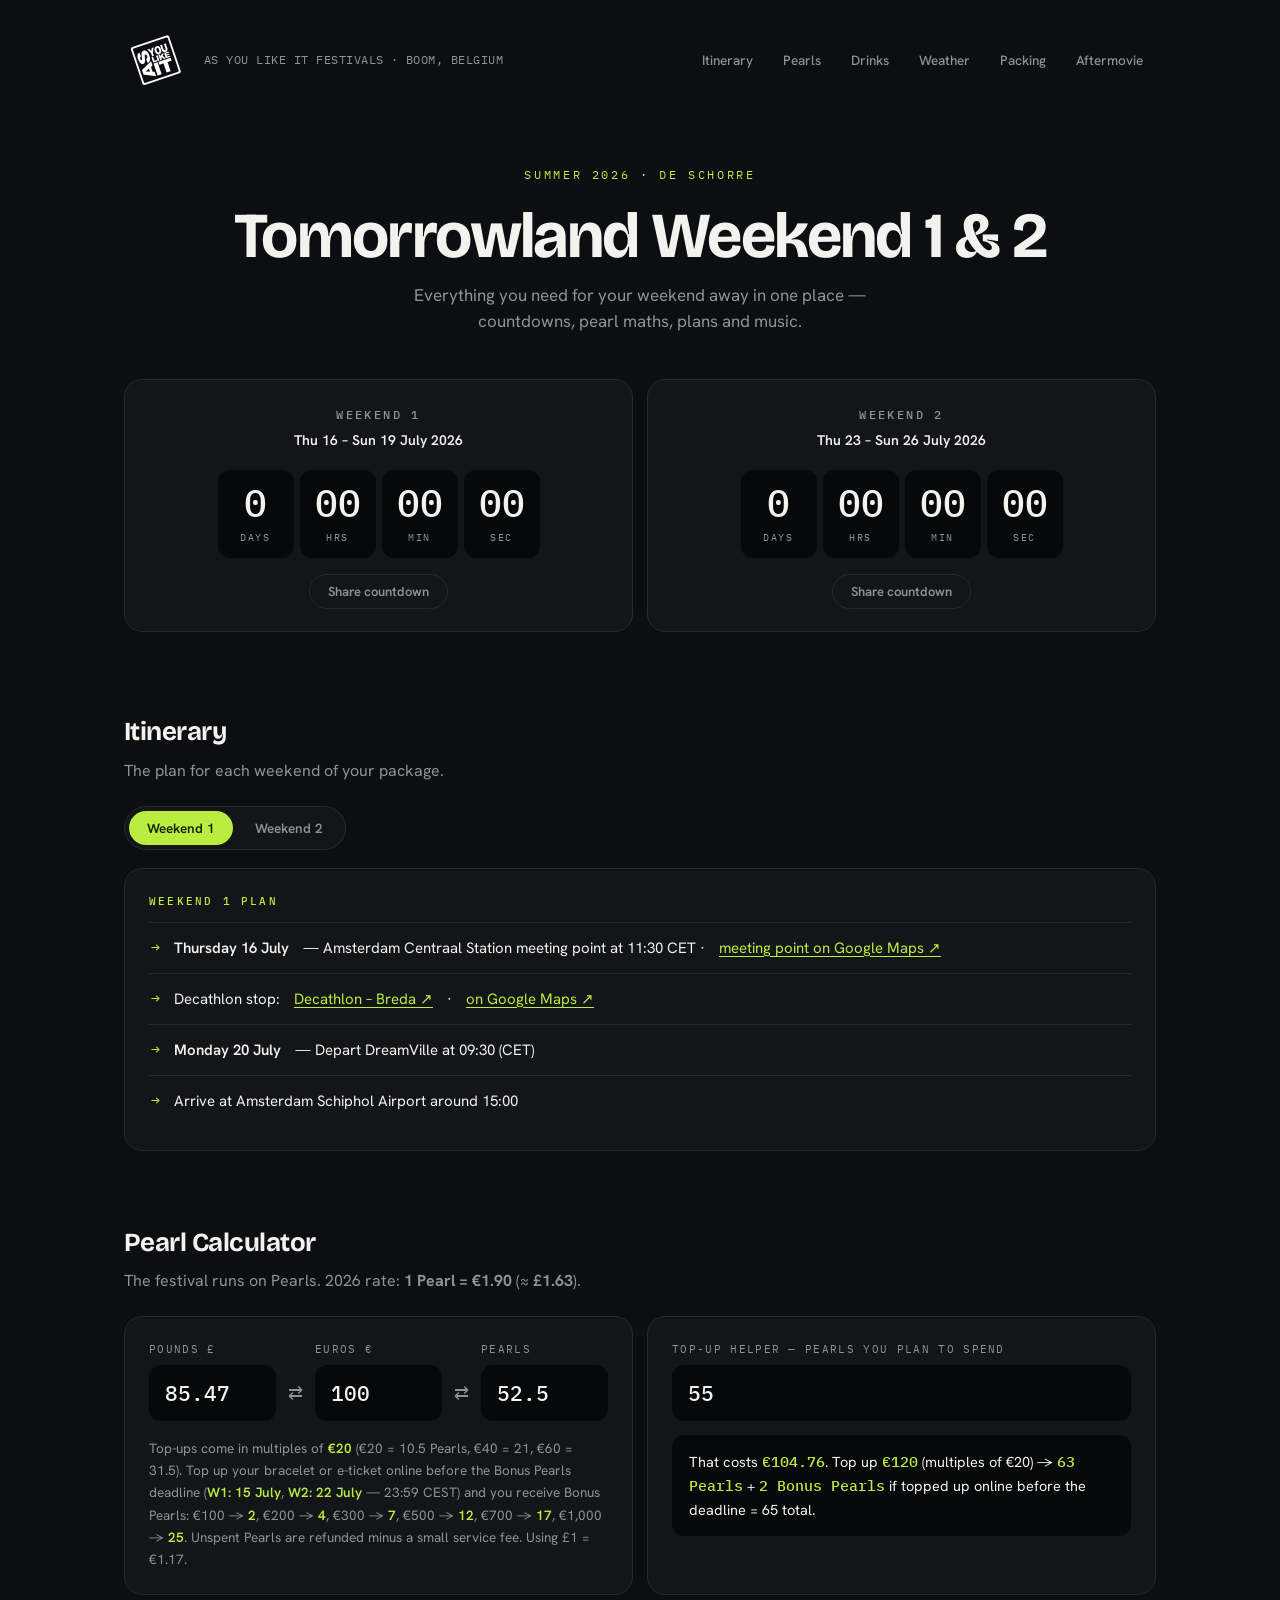
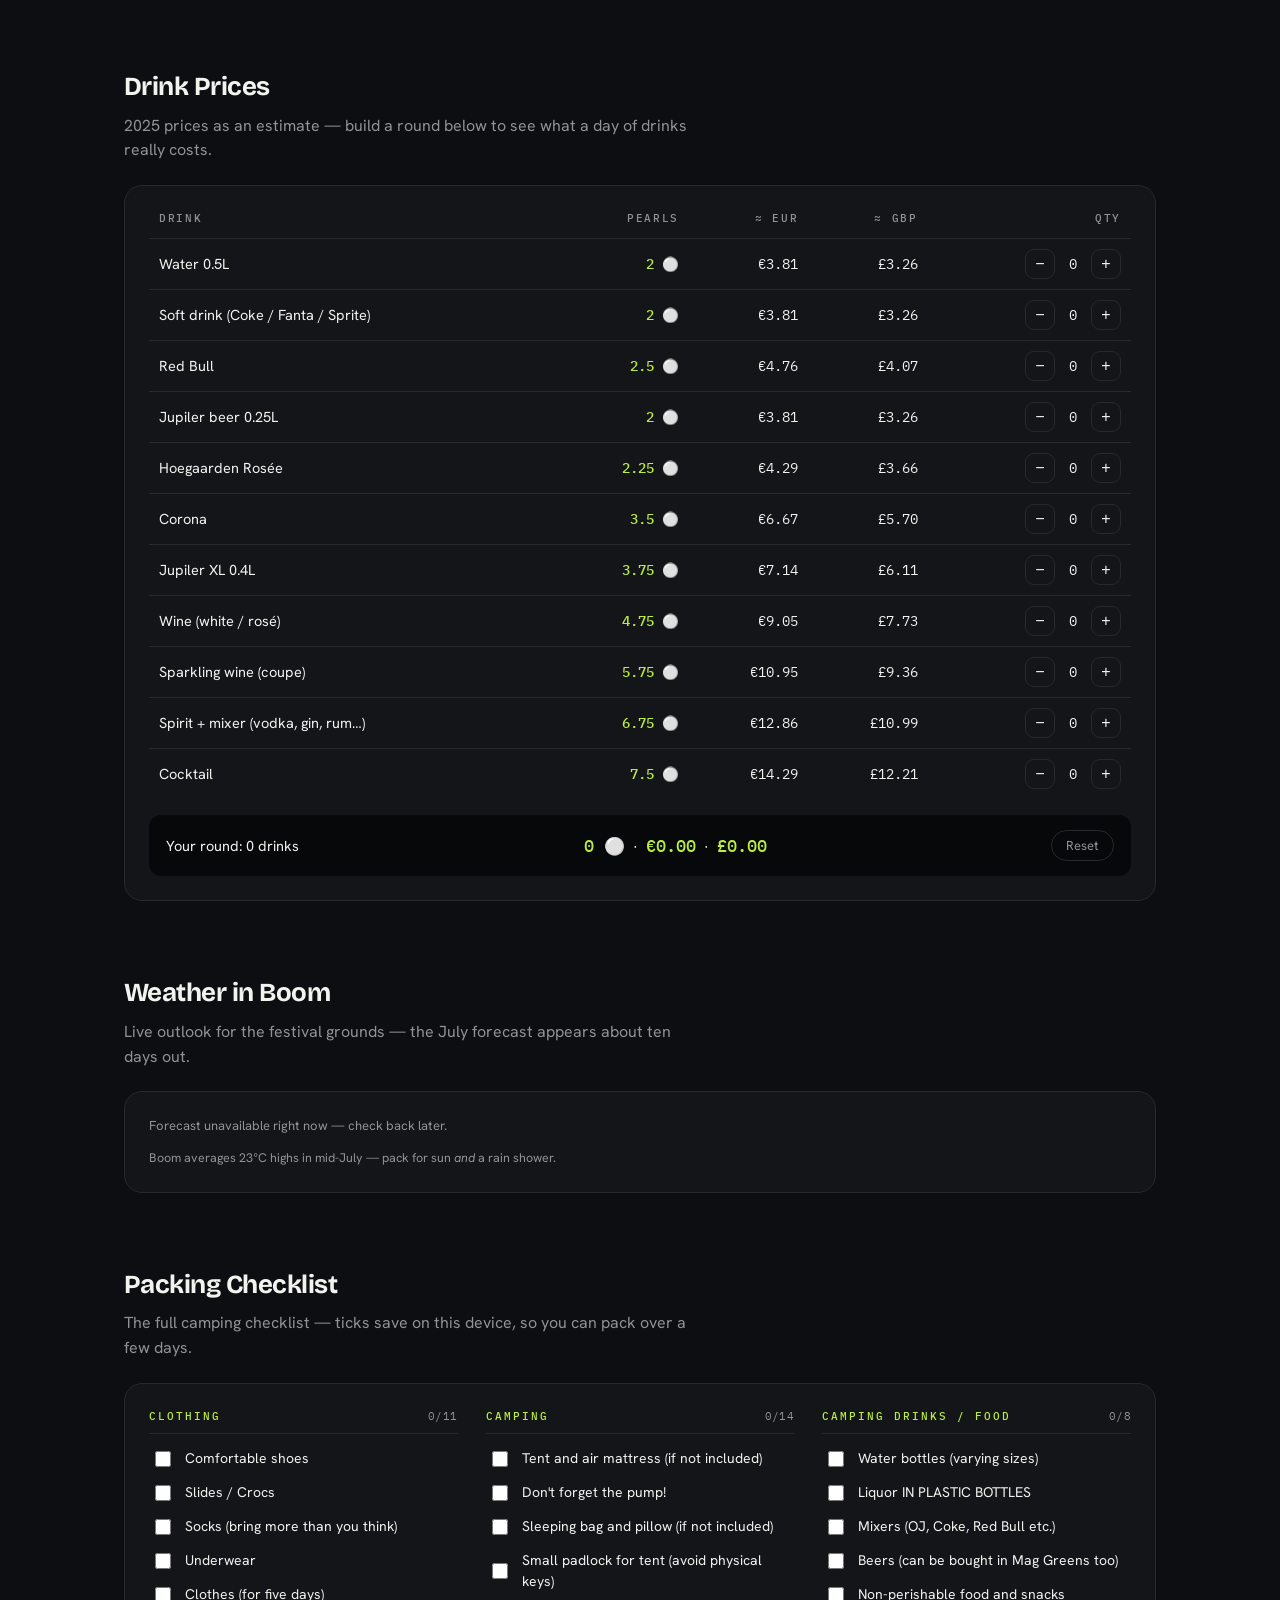
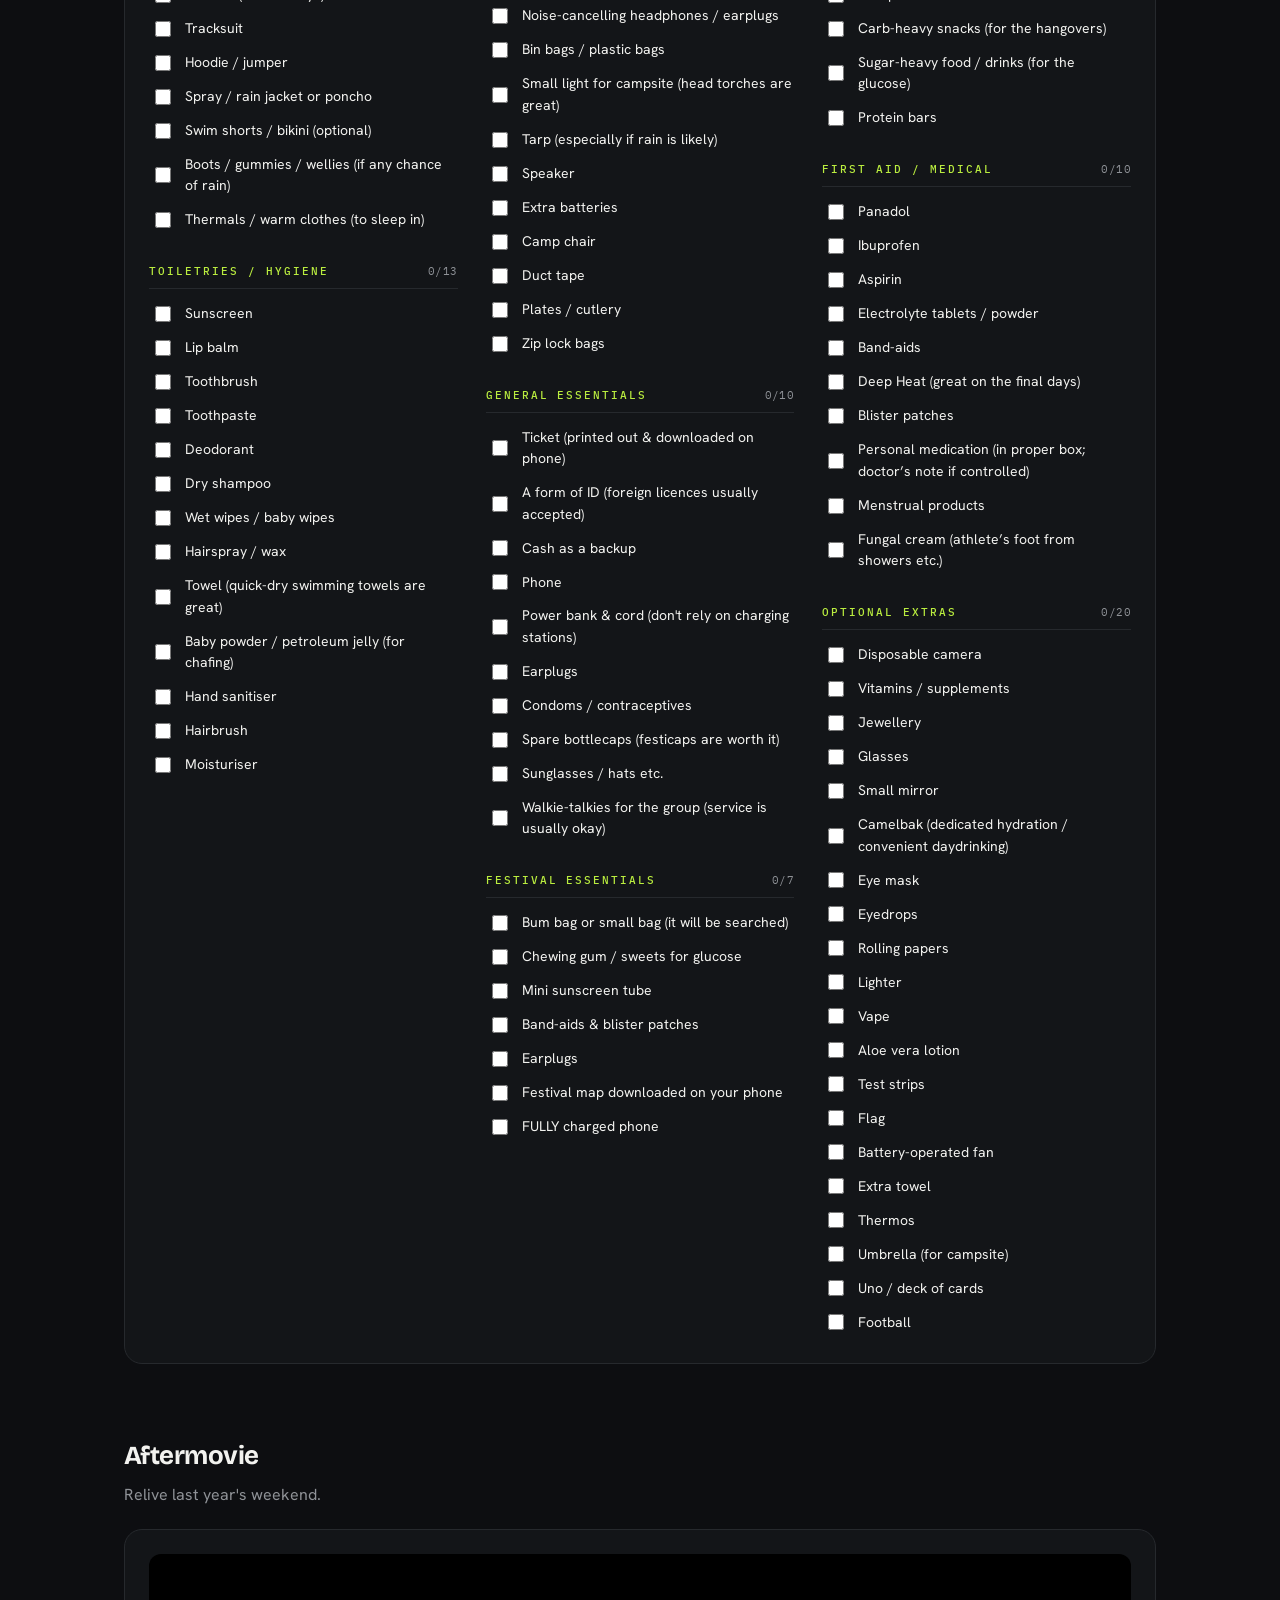
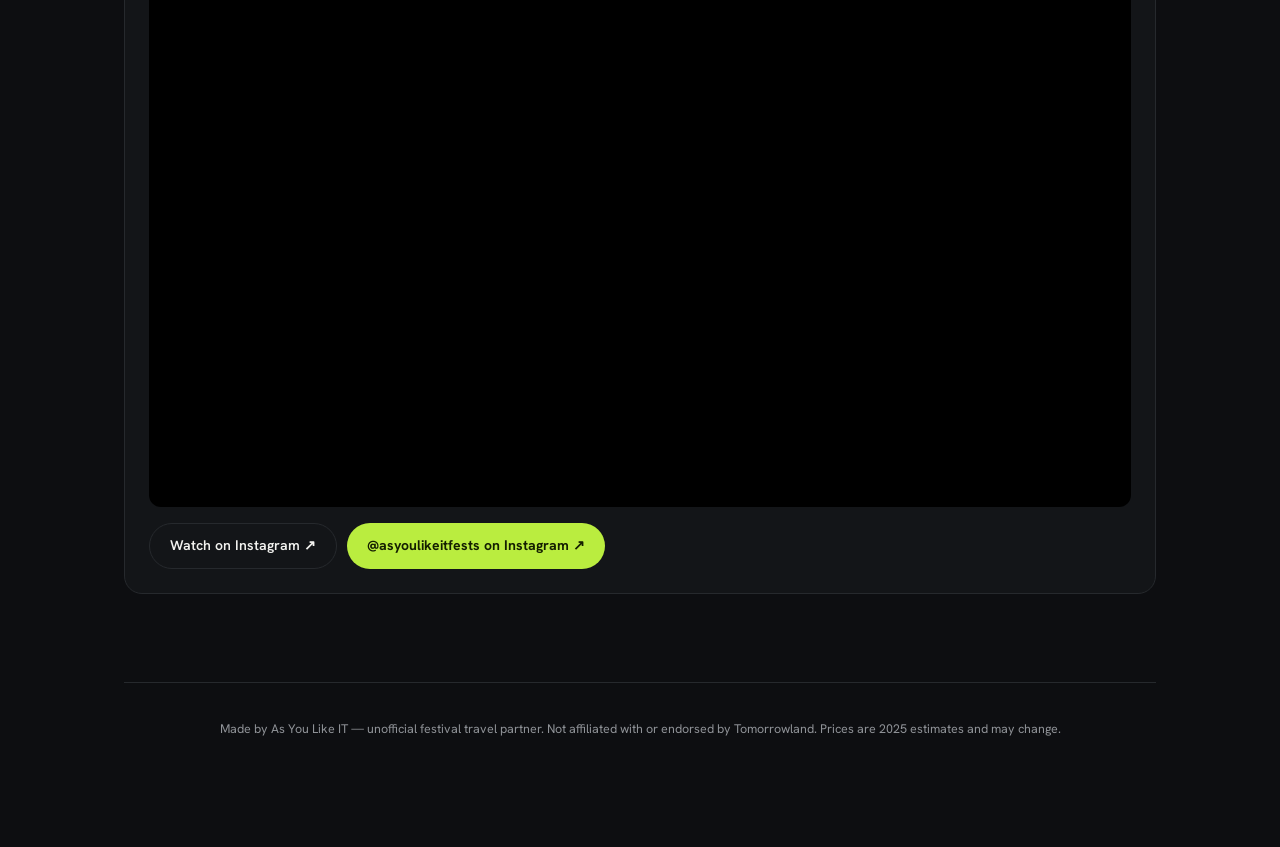
<file: index.html>
<!DOCTYPE html>
<html lang="en">
<head>
<meta charset="UTF-8" />
<meta name="viewport" content="width=device-width, initial-scale=1.0" />
<title>As You Like IT — Weekend Away Dashboard</title>
<meta name="theme-color" content="#141519" />
<link rel="icon" type="image/png" sizes="32x32" href="assets/favicon-32.png" />
<link rel="apple-touch-icon" href="assets/apple-touch-icon.png" />
<link rel="preconnect" href="https://fonts.googleapis.com" />
<link href="https://fonts.googleapis.com/css2?family=Bricolage+Grotesque:wght@600;700;800&family=Hanken+Grotesk:wght@400;500;600;700&family=IBM+Plex+Mono:wght@400;500&display=swap" rel="stylesheet" />
<link rel="stylesheet" href="styles.css" />
</head>
<body>
<div class="wrap">

  <header class="site" data-screen-label="Header">
    <div class="brand">
      <h1 id="brandName"><img src="assets/logo-white.png" alt="As You Like IT" /></h1>
      <span class="tag">As You Like It Festivals · Boom, Belgium</span>
    </div>
    <nav class="quick">
      <a href="#itinerary">Itinerary</a>
      <a href="#pearls">Pearls</a>
      <a href="#drinks">Drinks</a>
      <a href="#weather">Weather</a>
      <a href="#packing">Packing</a>
      <a href="#aftermovie">Aftermovie</a>
    </nav>
  </header>

  <div class="hero" data-screen-label="Countdown">
    <p class="kicker">Summer 2026 · De Schorre</p>
    <h2 id="heroTitle">Tomorrowland Weekend 1 &amp; 2</h2>
    <p class="sub">Everything you need for your weekend away in one place — countdowns, pearl maths, plans and music.</p>
    <div class="countdowns">
      <div class="cd-card" id="cdW1">
        <h3>Weekend 1</h3>
        <p class="dates">Thu 16 – Sun 19 July 2026</p>
        <div class="cd-units">
          <div class="cd-unit"><b data-u="d">–</b><span>Days</span></div>
          <div class="cd-unit"><b data-u="h">–</b><span>Hrs</span></div>
          <div class="cd-unit"><b data-u="m">–</b><span>Min</span></div>
          <div class="cd-unit"><b data-u="s">–</b><span>Sec</span></div>
        </div>
        <button type="button" class="cd-share" data-cd="cdW1">Share countdown</button>
      </div>
      <div class="cd-card" id="cdW2">
        <h3>Weekend 2</h3>
        <p class="dates">Thu 23 – Sun 26 July 2026</p>
        <div class="cd-units">
          <div class="cd-unit"><b data-u="d">–</b><span>Days</span></div>
          <div class="cd-unit"><b data-u="h">–</b><span>Hrs</span></div>
          <div class="cd-unit"><b data-u="m">–</b><span>Min</span></div>
          <div class="cd-unit"><b data-u="s">–</b><span>Sec</span></div>
        </div>
        <button type="button" class="cd-share" data-cd="cdW2">Share countdown</button>
      </div>
    </div>
  </div>

  <section class="panel" id="itinerary" data-screen-label="Itinerary">
    <h2>Itinerary</h2>
    <p class="lead">The plan for each weekend of your package.</p>
    <div class="tabs" id="itinTabs">
      <button type="button" data-wk="w1" class="active">Weekend 1</button>
      <button type="button" data-wk="w2">Weekend 2</button>
    </div>
    <div class="card">
      <div class="itin-grid" id="itinGrid"></div>
    </div>
  </section>

  <section class="panel" id="pearls" data-screen-label="Pearl calculator">
    <h2>Pearl Calculator</h2>
    <p class="lead">The festival runs on Pearls. 2026 rate: <b>1 Pearl = €1.90</b> (≈ <b id="pearlGbp">£1.63</b>).</p>
    <div class="pearl-grid">
      <div class="card converter">
        <div class="row">
          <div style="flex:1">
            <label for="inGbp">Pounds £</label>
            <input type="number" id="inGbp" min="0" step="5" inputmode="decimal" />
          </div>
          <div class="eq">⇄</div>
          <div style="flex:1">
            <label for="inEur">Euros €</label>
            <input type="number" id="inEur" min="0" step="5" value="100" inputmode="decimal" />
          </div>
          <div class="eq">⇄</div>
          <div style="flex:1">
            <label for="inPearls">Pearls</label>
            <input type="number" id="inPearls" min="0" step="1" inputmode="decimal" />
          </div>
        </div>
        <p class="pearl-note">Top-ups come in multiples of <b>€20</b> (€20 = 10.5 Pearls, €40 = 21, €60 = 31.5). Top up your bracelet or e-ticket online before the Bonus Pearls deadline (<b>W1: 15 July</b>, <b>W2: 22 July</b> — 23:59 CEST) and you receive Bonus Pearls: €100 → <b>2</b>, €200 → <b>4</b>, €300 → <b>7</b>, €500 → <b>12</b>, €700 → <b>17</b>, €1,000 → <b>25</b>. Unspent Pearls are refunded minus a small service fee. <span id="gbpRateNote"></span></p>
      </div>
      <div class="card converter">
        <label for="planPearls">Top-up helper — Pearls you plan to spend</label>
        <input type="number" id="planPearls" min="0" step="1" value="55" inputmode="decimal" />
        <div class="topup-out" id="topupOut"></div>
      </div>
    </div>
  </section>

  <section class="panel" id="drinks" data-screen-label="Drink prices">
    <h2>Drink Prices</h2>
    <p class="lead">2025 prices as an estimate — build a round below to see what a day of drinks really costs.</p>
    <div class="card">
      <table class="drinks">
        <thead>
          <tr><th>Drink</th><th style="text-align:right">Pearls</th><th style="text-align:right">≈ EUR</th><th style="text-align:right">≈ GBP</th><th style="text-align:right">Qty</th></tr>
        </thead>
        <tbody id="drinkRows"></tbody>
      </table>
      <div class="round-total">
        <span>Your round: <span id="roundCount">0</span> drinks</span>
        <span><b id="roundPearls">0 ⚪</b> &nbsp;·&nbsp; <b id="roundEur">€0.00</b> &nbsp;·&nbsp; <b id="roundGbp">£0.00</b></span>
        <button type="button" id="roundReset">Reset</button>
      </div>
    </div>
  </section>

  <section class="panel" id="weather" data-screen-label="Weather">
    <h2>Weather in Boom</h2>
    <p class="lead">Live outlook for the festival grounds — the July forecast appears about ten days out.</p>
    <div class="card">
      <div class="weather-grid" id="weatherGrid">
        <div class="weather-now" id="weatherNow"><span>Loading forecast…</span></div>
        <div class="weather-days" id="weatherDays"></div>
      </div>
      <p class="weather-note">Boom averages 23°C highs in mid-July — pack for sun <em>and</em> a rain shower.</p>
    </div>
  </section>

  <section class="panel" id="packing" data-screen-label="Packing checklist">
    <h2>Packing Checklist</h2>
    <p class="lead">The full camping checklist — ticks save on this device, so you can pack over a few days.</p>
    <div class="card">
      <div class="pack-cats" id="packCats"></div>
    </div>
  </section>

  <section class="panel" id="aftermovie" data-screen-label="Aftermovie">
    <h2>Aftermovie</h2>
    <p class="lead">Relive last year's weekend.</p>
    <div class="card aftermovie">
      <iframe id="aftermovieVideo" src="https://www.youtube-nocookie.com/embed/mzbh2vHZqDQ" title="Aftermovie 2025" referrerpolicy="strict-origin-when-cross-origin" allow="accelerometer; autoplay; clipboard-write; encrypted-media; gyroscope; picture-in-picture; web-share" allowfullscreen style="width:100%;aspect-ratio:16/9;border:0;border-radius:12px;display:block;background:#000"></iframe>
      <div class="btn-row">
        <a class="btn ghost" id="igVideoLink" href="https://instagram.com/asyoulikeitfests" target="_blank" rel="noopener">Watch on Instagram ↗</a>
        <a class="btn" id="igLink" href="https://instagram.com/asyoulikeitfests" target="_blank" rel="noopener">@asyoulikeitfests on Instagram ↗</a>
      </div>
    </div>
  </section>

  <footer class="site">
    <p>Made by As You Like IT — unofficial festival travel partner. Not affiliated with or endorsed by Tomorrowland. Prices are 2025 estimates and may change.</p>
  </footer>

</div>

<script src="dashboard.js"></script>

</body>
</html>
</file>
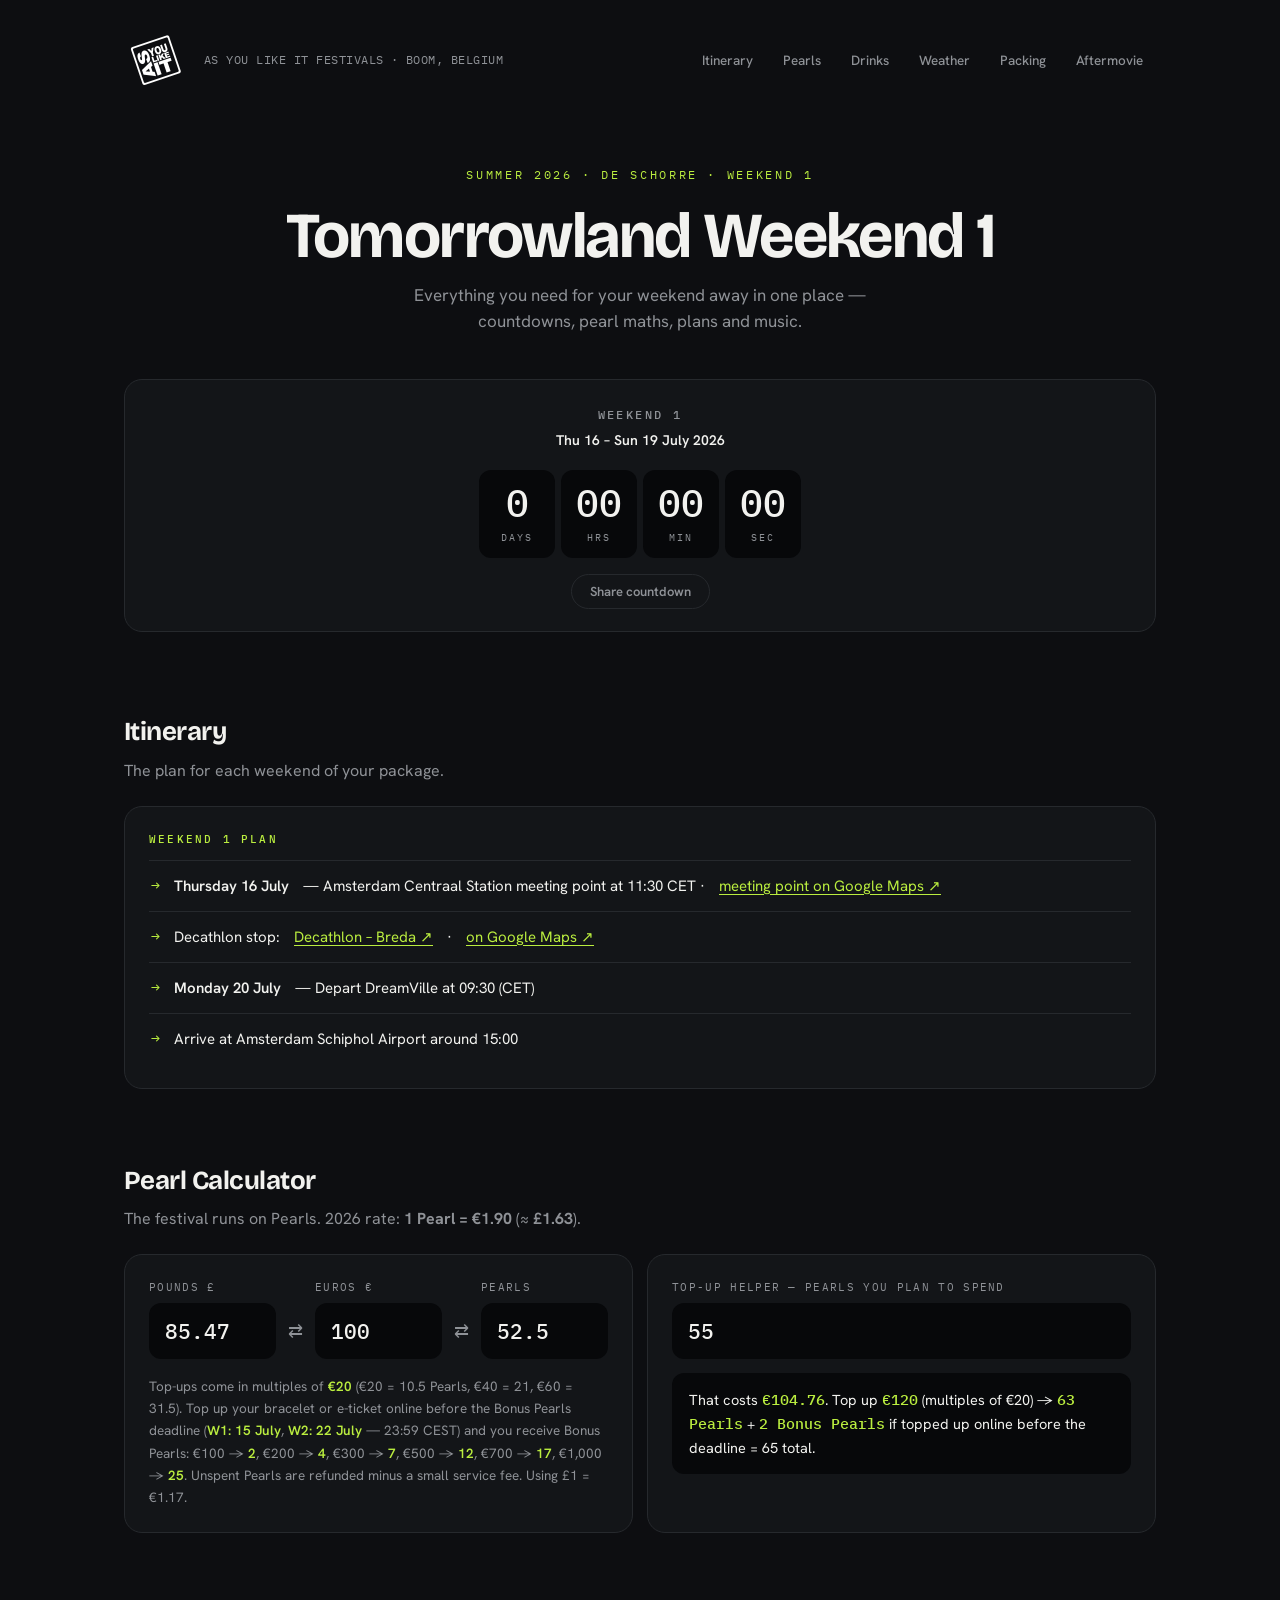
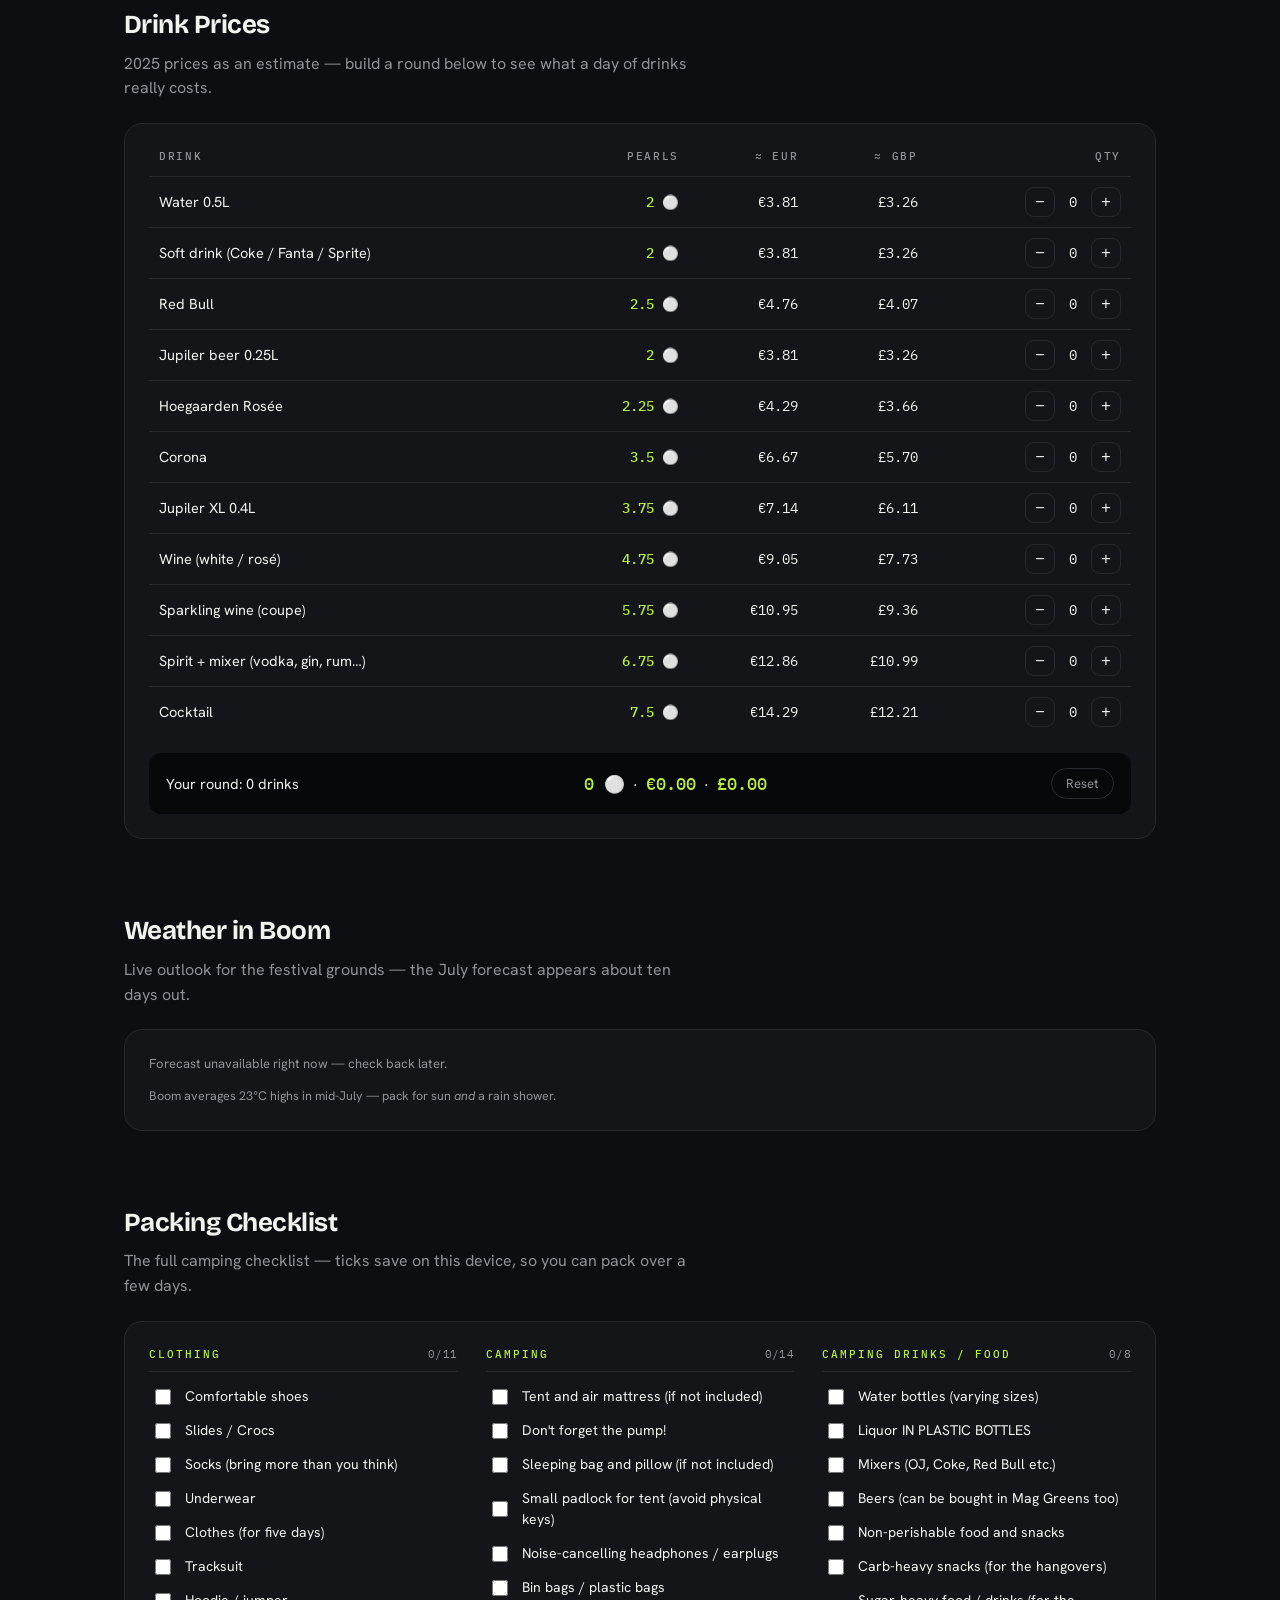
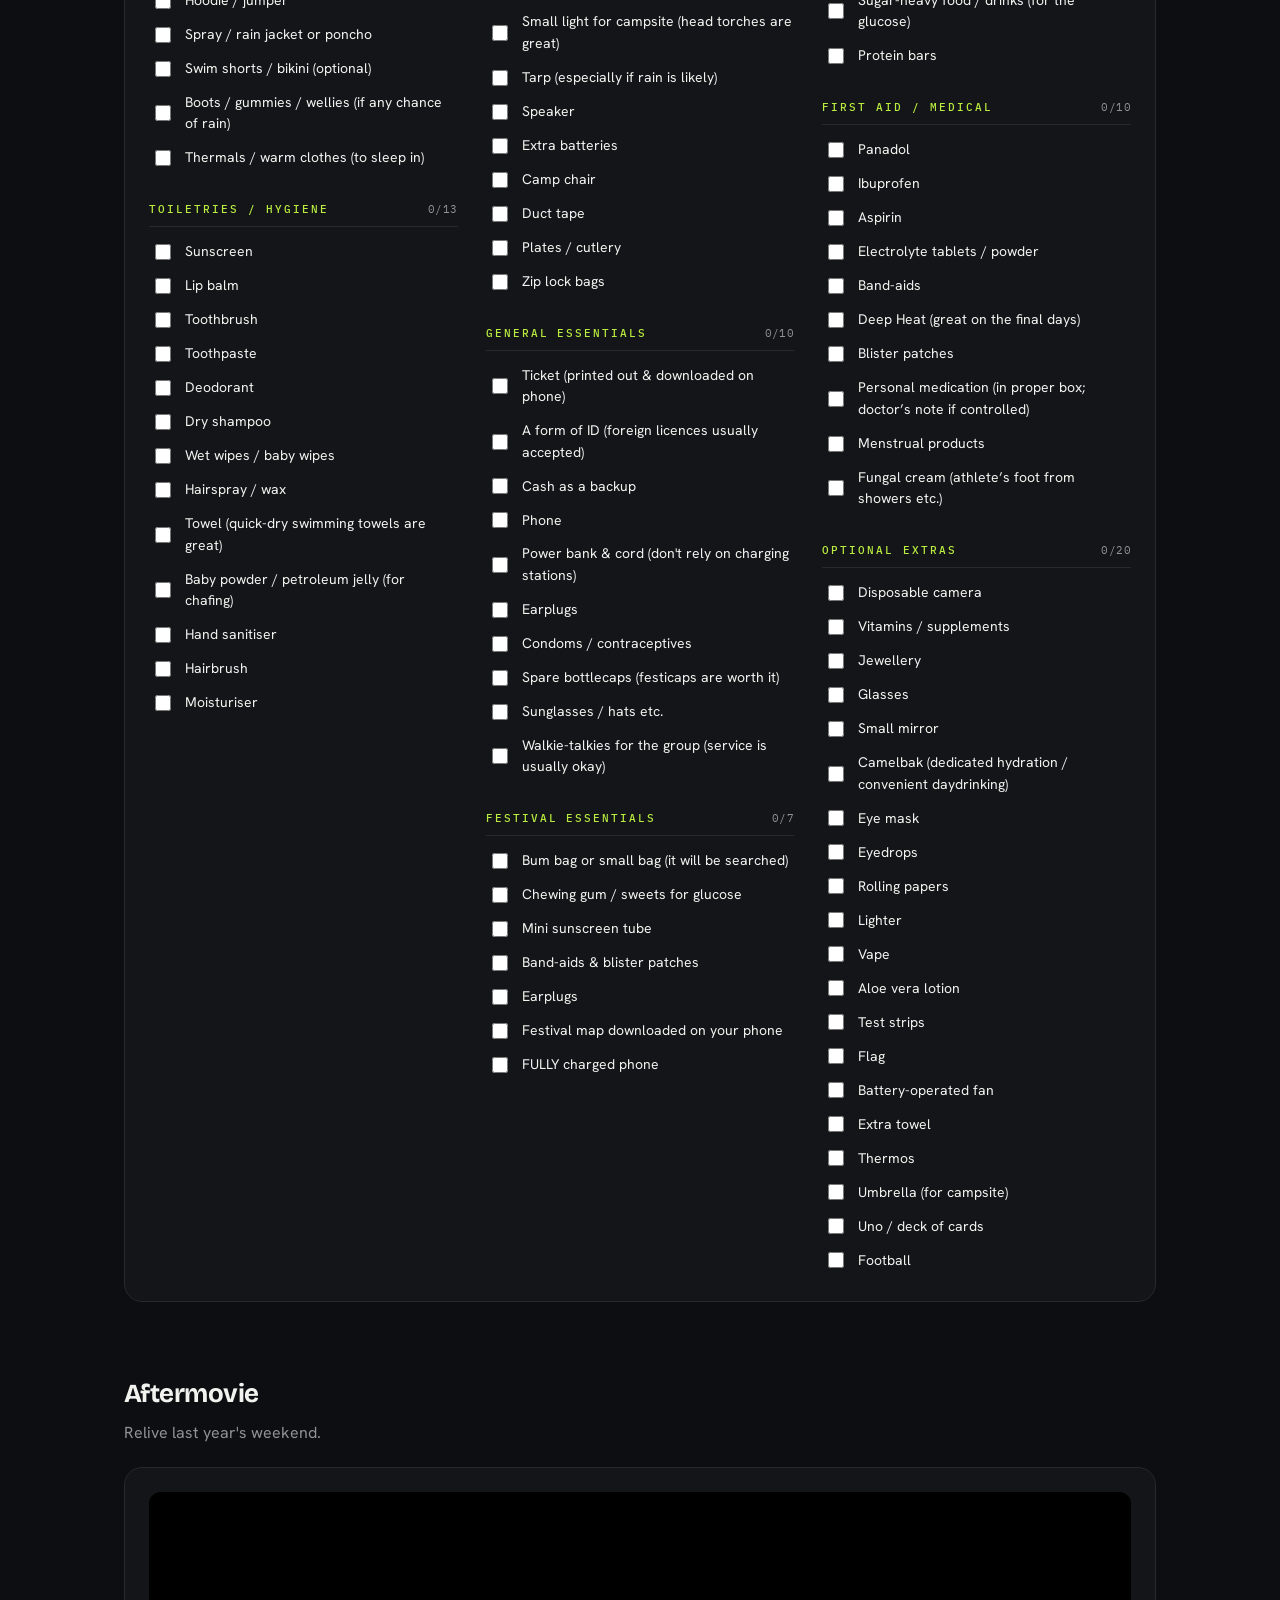
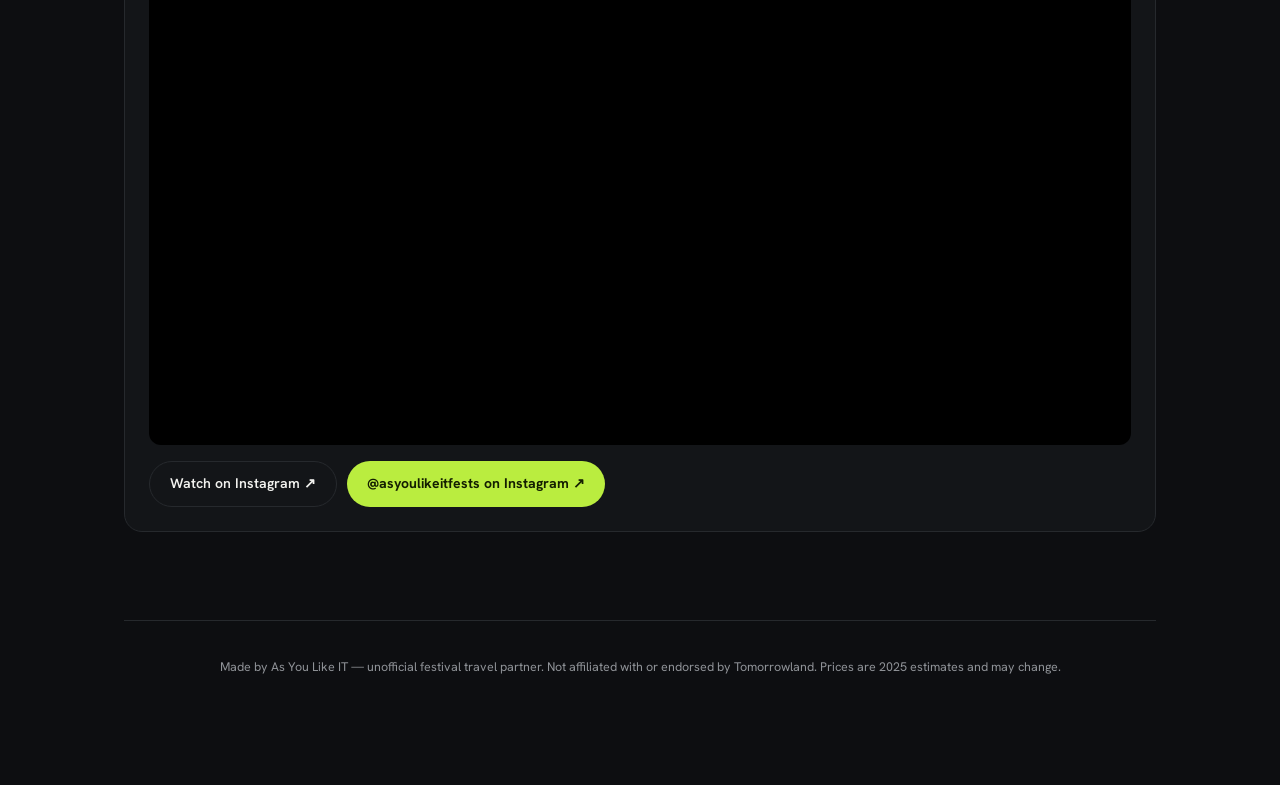
<file: weekend1.html>
<!DOCTYPE html>
<html lang="en">
<head>
<meta charset="UTF-8" />
<title>As You Like IT — Weekend 1</title>
<meta http-equiv="refresh" content="0; url=index.html?wk=w1" />
<script>location.replace('index.html?wk=w1');</script>
</head>
<body style="background:#16131f;color:#cfc9dd;font-family:sans-serif;display:grid;place-items:center;min-height:100vh;margin:0">
<p>Opening your Weekend 1 dashboard… <a href="index.html?wk=w1" style="color:#d4af5e">tap here</a> if nothing happens.</p>
</body>
</html>
</file>
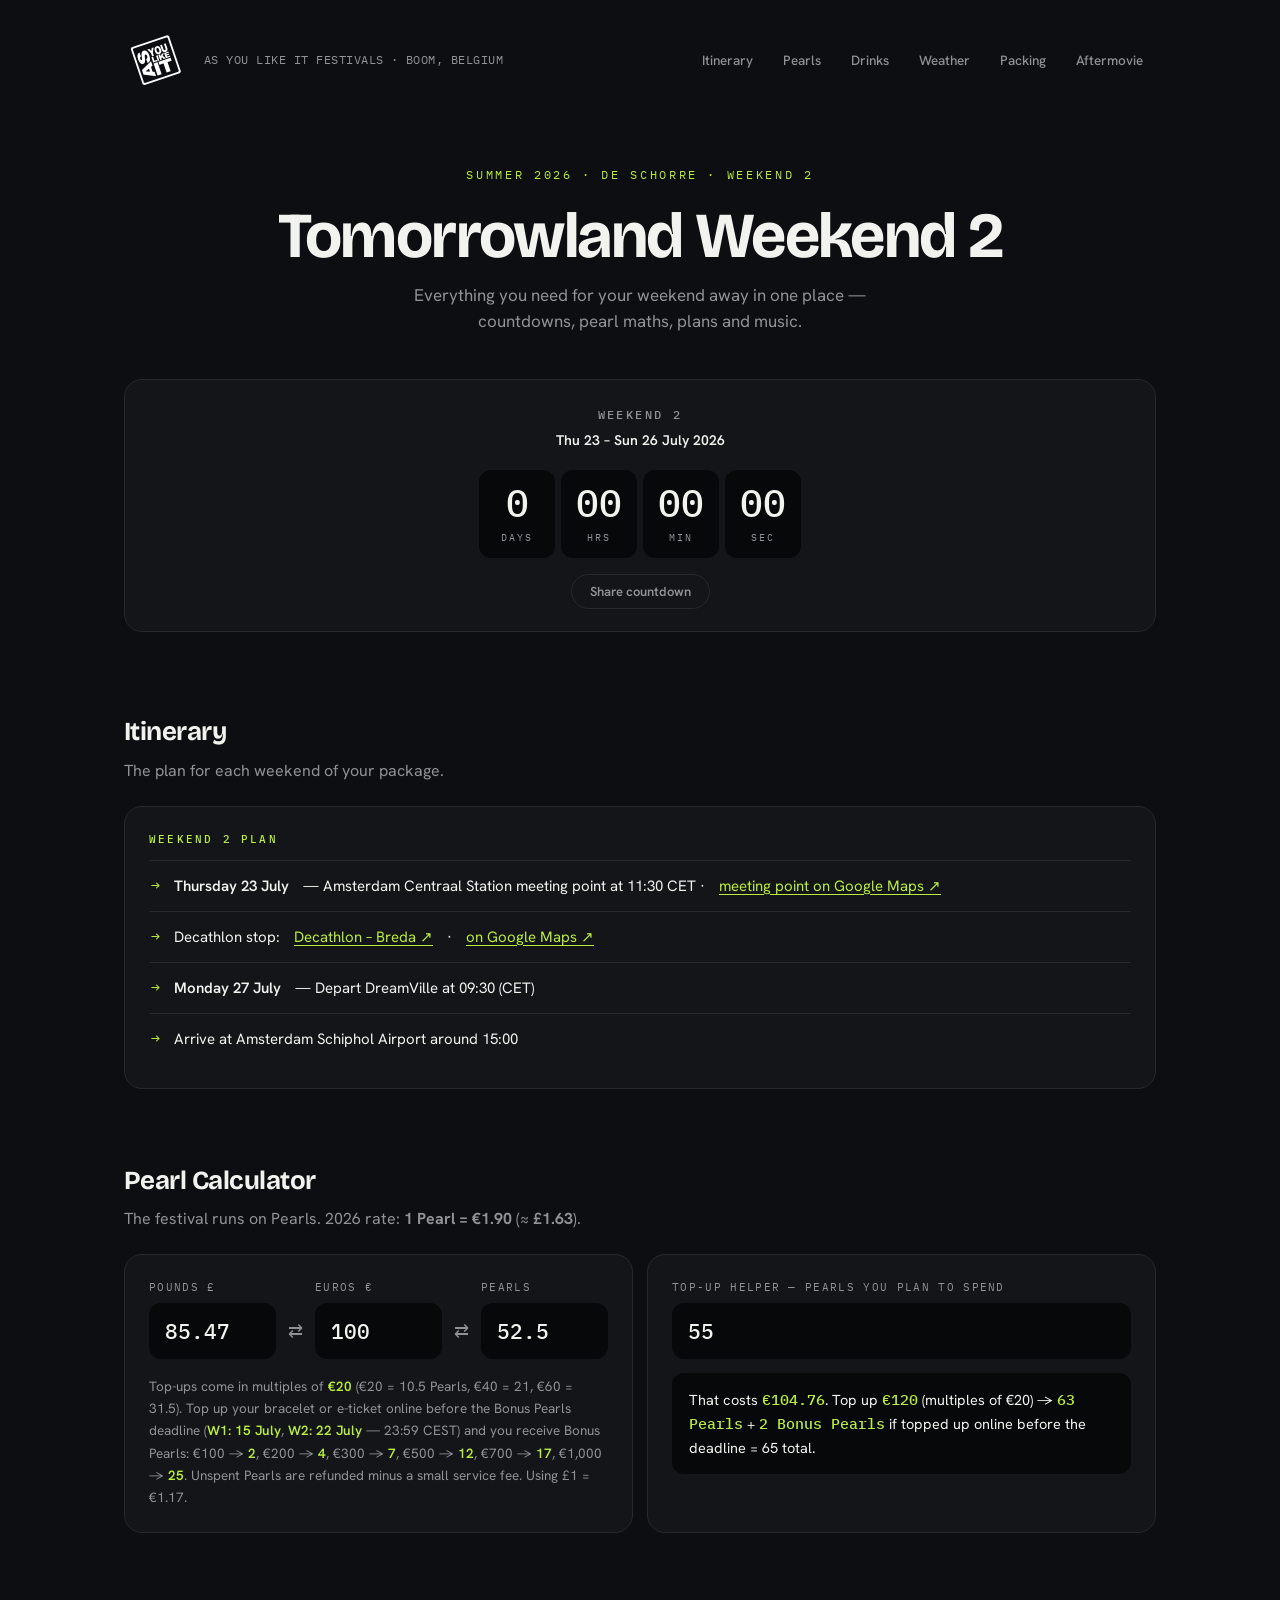
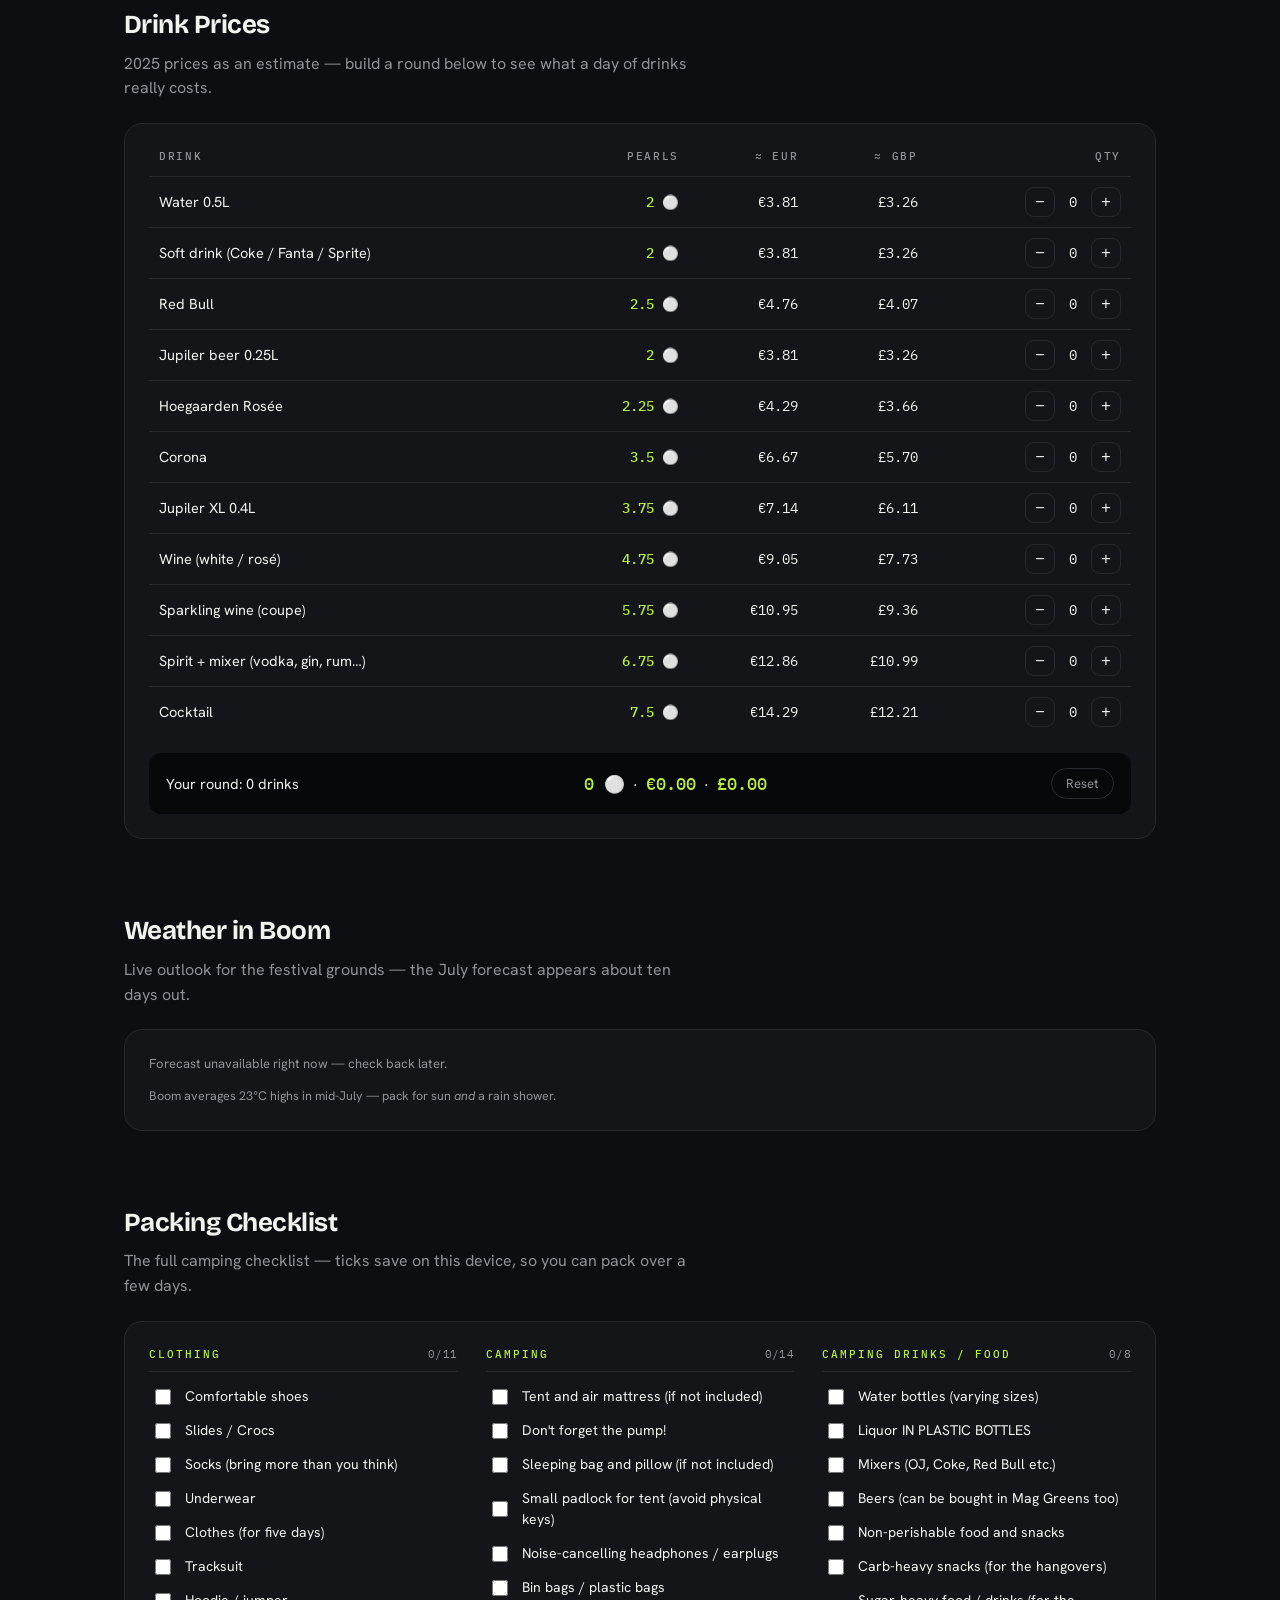
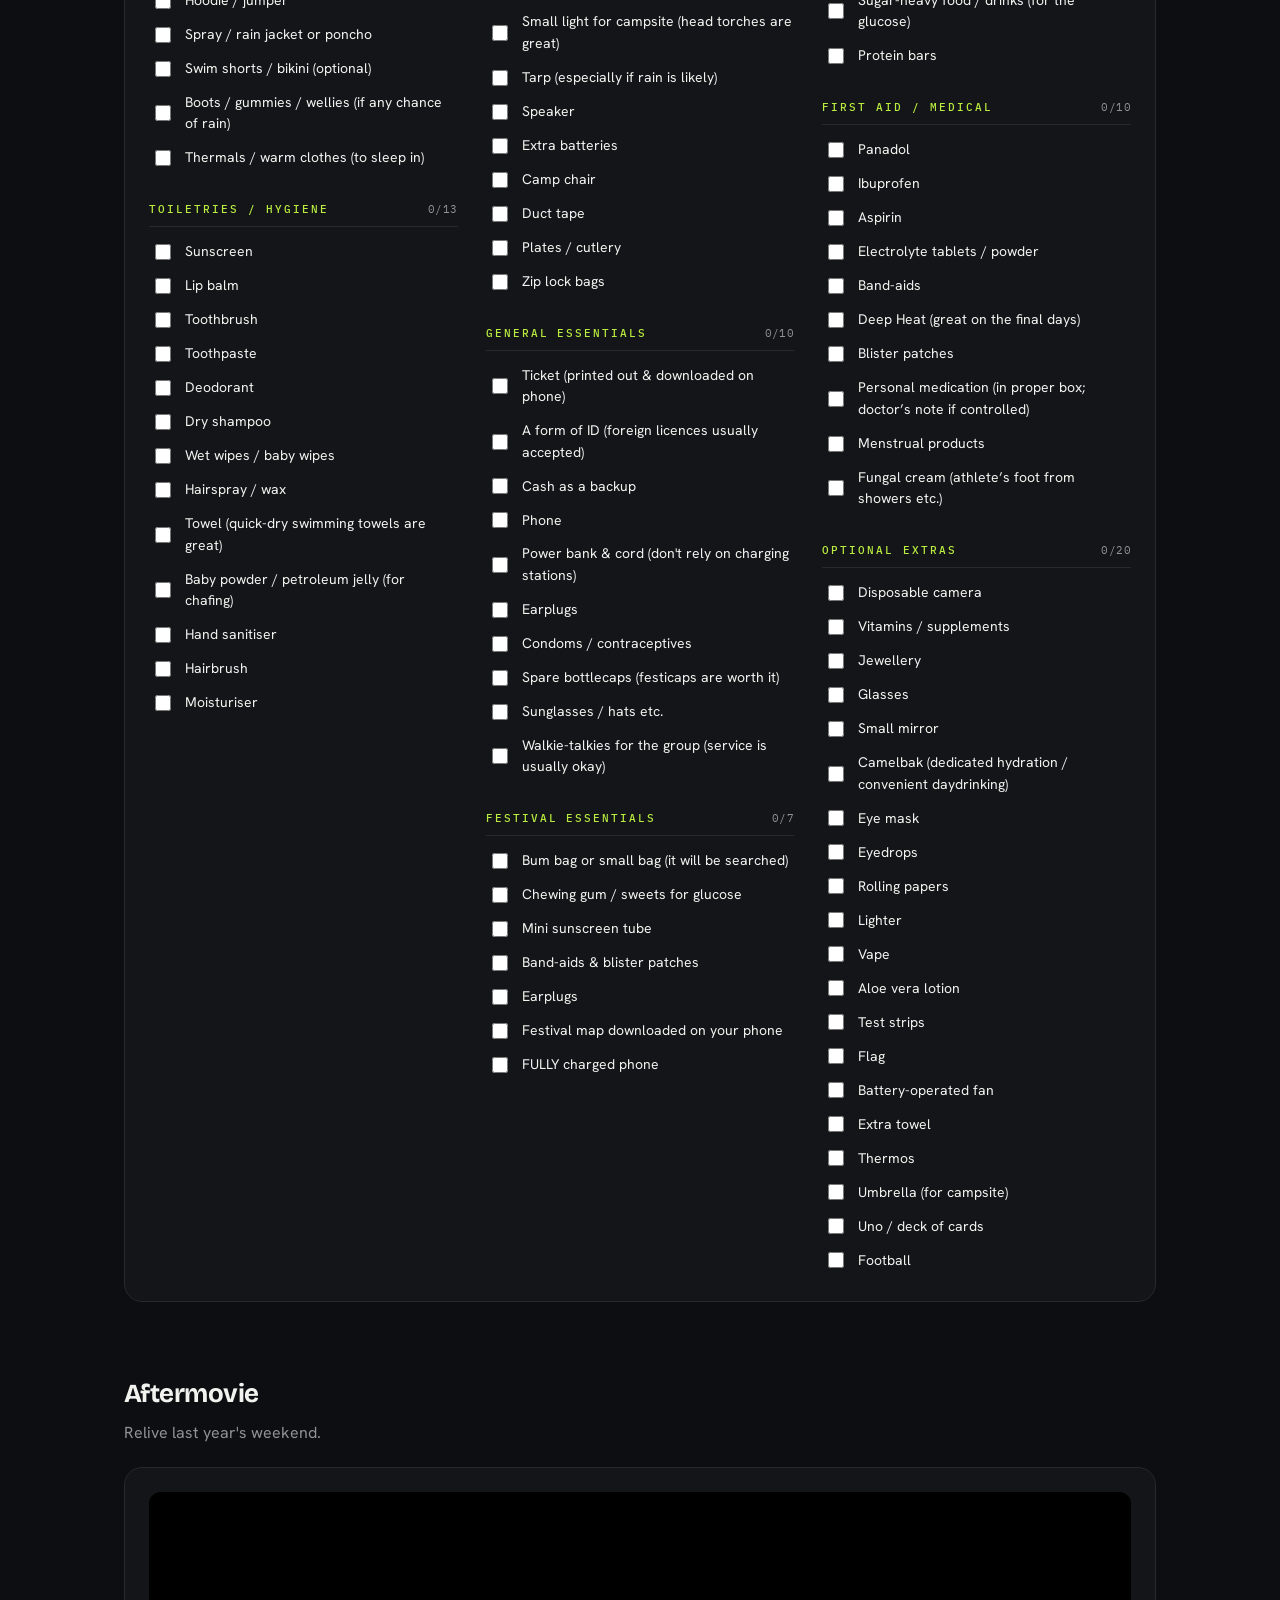
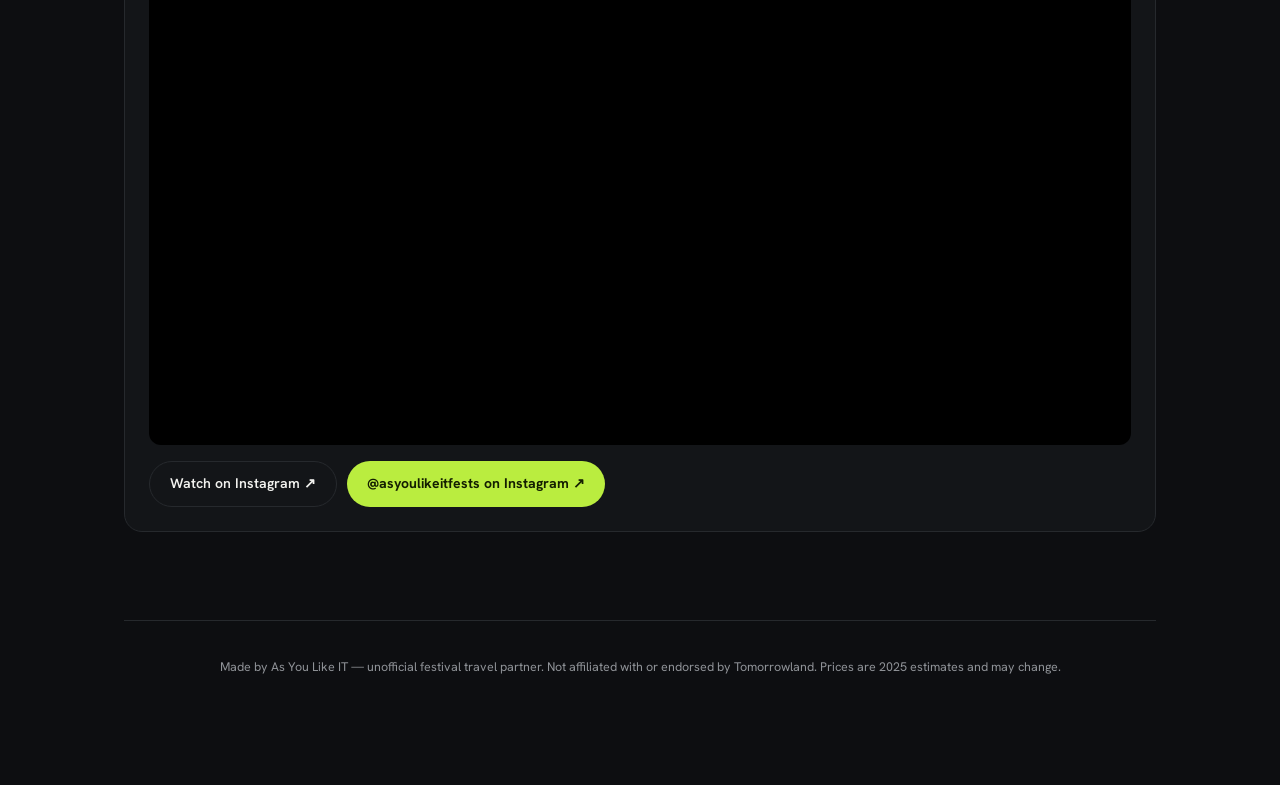
<file: weekend2.html>
<!DOCTYPE html>
<html lang="en">
<head>
<meta charset="UTF-8" />
<title>As You Like IT — Weekend 2</title>
<meta http-equiv="refresh" content="0; url=index.html?wk=w2" />
<script>location.replace('index.html?wk=w2');</script>
</head>
<body style="background:#16131f;color:#cfc9dd;font-family:sans-serif;display:grid;place-items:center;min-height:100vh;margin:0">
<p>Opening your Weekend 2 dashboard… <a href="index.html?wk=w2" style="color:#d4af5e">tap here</a> if nothing happens.</p>
</body>
</html>
</file>
<file: styles.css>
/* ── As You Like IT · trip dashboard — 2026 redesign ─────────
   Charcoal neutrals · volt accent · Bricolage Grotesque display
   Hanken Grotesk body · IBM Plex Mono data                      */
:root {
  --bg: oklch(0.165 0.006 255);
  --bg-deep: oklch(0.135 0.005 255);
  --card: oklch(0.195 0.007 255);
  --card-2: oklch(0.225 0.008 255);
  --line: oklch(0.28 0.009 255);
  --text: oklch(0.96 0.004 100);
  --text-dim: oklch(0.66 0.008 255);
  --accent: oklch(0.88 0.2 125);
  --accent-2: oklch(0.88 0.2 125);
  --accent-ink: oklch(0.22 0.06 125);
  --radius: 18px;
  --display: "Bricolage Grotesque", sans-serif;
  --body: "Hanken Grotesk", sans-serif;
  --mono: "IBM Plex Mono", monospace;
}

* { box-sizing: border-box; }
html { scroll-behavior: smooth; }
body {
  margin: 0;
  background: var(--bg);
  color: var(--text);
  font-family: var(--body);
  font-size: 16px;
  line-height: 1.55;
  -webkit-font-smoothing: antialiased;
}

.wrap { max-width: 1080px; margin: 0 auto; padding: 0 24px 96px; }

/* ── header ── */
header.site {
  display: flex; align-items: center; justify-content: space-between; gap: 16px;
  padding: 28px 0 10px;
}
.brand { display: flex; align-items: center; gap: 16px; }
.brand h1 { margin: 0; line-height: 0; }
.brand h1 img { height: 64px; width: auto; display: block; }
.brand .tag { color: var(--text-dim); font-size: 12px; font-family: var(--mono); letter-spacing: 0.04em; text-transform: uppercase; }
nav.quick { display: flex; gap: 4px; flex-wrap: wrap; }
nav.quick a {
  color: var(--text-dim); text-decoration: none; font-size: 13.5px; font-weight: 500;
  padding: 8px 13px; border-radius: 999px;
  transition: color 0.15s, background 0.15s;
}
nav.quick a:hover { color: var(--text); background: var(--card); }

/* ── hero / countdown ── */
.hero { text-align: center; padding: 64px 0 8px; }
.hero .kicker {
  color: var(--accent); font-family: var(--mono); letter-spacing: 0.22em;
  text-transform: uppercase; font-size: 12px; margin: 0 0 18px;
}
.hero h2 {
  font-family: var(--display); font-weight: 700; font-size: clamp(36px, 5.4vw, 64px);
  margin: 0 0 14px; letter-spacing: -0.025em; line-height: 1.02; text-wrap: balance;
}
.hero p.sub { color: var(--text-dim); margin: 0 auto; max-width: 52ch; font-size: 17px; }
.hero-orn { display: none; }

.countdowns { display: grid; grid-template-columns: 1fr 1fr; gap: 14px; margin-top: 44px; }
.cd-card {
  background: var(--card);
  border: 1px solid var(--line); border-radius: var(--radius);
  padding: 26px 22px 22px; text-align: center; position: relative;
}
.cd-card h3 {
  font-family: var(--mono); font-weight: 500; font-size: 12px;
  letter-spacing: 0.2em; text-transform: uppercase; margin: 0; color: var(--text-dim);
}
.cd-card .dates { color: var(--text); font-size: 14px; font-weight: 600; margin: 6px 0 18px; }
.cd-units { display: flex; justify-content: center; gap: 6px; }
.cd-unit { min-width: 76px; background: var(--bg-deep); border-radius: 12px; padding: 12px 6px 10px; }
.cd-unit b {
  display: block; font-family: var(--mono); font-size: clamp(26px, 3.6vw, 38px); font-weight: 500;
  font-variant-numeric: tabular-nums; line-height: 1.1; color: var(--text);
}
.cd-unit span { font-size: 10px; font-family: var(--mono); letter-spacing: 0.18em; text-transform: uppercase; color: var(--text-dim); }
.cd-card.live h3 { color: var(--accent); }
.cd-card.live h3::after { content: " ● live"; }
.cd-card.live .cd-unit b { color: var(--accent); }
.cd-share {
  margin-top: 16px; padding: 8px 18px; border-radius: 999px; cursor: pointer;
  background: transparent; border: 1px solid var(--line); color: var(--text-dim);
  font: 600 13px var(--body);
  transition: border-color 0.12s, color 0.12s;
}
.cd-share:hover { border-color: var(--accent); color: var(--accent); }

/* ── generic section ── */
section.panel { margin-top: 72px; scroll-margin-top: 16px; }
section.panel > h2 {
  font-family: var(--display); font-weight: 700; font-size: 26px; letter-spacing: -0.02em;
  margin: 0 0 6px; color: var(--text);
}
section.panel > p.lead { color: var(--text-dim); margin: 0 0 22px; max-width: 64ch; }
.card {
  background: var(--card); border: 1px solid var(--line);
  border-radius: var(--radius); padding: 24px;
}

/* ── pearls ── */
.pearl-grid { display: grid; grid-template-columns: 1fr 1fr; gap: 14px; }
.converter .row { display: flex; align-items: center; gap: 12px; }
.converter label {
  font-size: 11px; font-family: var(--mono); letter-spacing: 0.12em; text-transform: uppercase;
  color: var(--text-dim); display: block; margin-bottom: 7px;
}
.converter input[type="number"] {
  width: 100%; background: var(--bg-deep); color: var(--text);
  border: 1px solid transparent; border-radius: 12px; padding: 13px 15px;
  font: 500 21px var(--mono); font-variant-numeric: tabular-nums;
  transition: border-color 0.15s;
}
.converter input[type="number"]:focus { outline: none; border-color: var(--accent); }
.converter .eq { font-size: 18px; color: var(--text-dim); padding-top: 24px; }
.pearl-note { color: var(--text-dim); font-size: 13.5px; margin: 16px 0 0; line-height: 1.65; }
.pearl-note b { color: var(--accent); font-weight: 600; }
.topup-out {
  margin-top: 14px; padding: 15px 17px; background: var(--bg-deep); border-radius: 12px;
  font-size: 14.5px; line-height: 1.65;
}
.topup-out b { color: var(--accent); font-family: var(--mono); font-weight: 500; }

/* ── drinks table ── */
table.drinks { width: 100%; border-collapse: collapse; font-size: 14.5px; }
table.drinks th {
  text-align: left; font-family: var(--mono); font-size: 10.5px; letter-spacing: 0.16em;
  text-transform: uppercase; color: var(--text-dim); font-weight: 500; padding: 0 10px 12px;
}
table.drinks td { padding: 10px; border-top: 1px solid var(--line); }
table.drinks tbody tr { transition: background 0.12s; }
table.drinks tbody tr:hover { background: oklch(1 0 0 / 0.025); }
table.drinks td.num { text-align: right; font-family: var(--mono); font-size: 13.5px; font-variant-numeric: tabular-nums; white-space: nowrap; }
table.drinks td.pearls { color: var(--accent); font-weight: 500; }
.stepper { display: flex; align-items: center; gap: 8px; justify-content: flex-end; }
.stepper button {
  width: 30px; height: 30px; border-radius: 9px; border: 1px solid var(--line);
  background: transparent; color: var(--text); font-size: 16px; cursor: pointer; line-height: 1;
  transition: border-color 0.12s, color 0.12s;
}
.stepper button:hover { border-color: var(--accent); color: var(--accent); }
.stepper .qty { min-width: 20px; text-align: center; font-family: var(--mono); font-variant-numeric: tabular-nums; }
.round-total {
  display: flex; justify-content: space-between; align-items: center; flex-wrap: wrap; gap: 10px;
  margin-top: 16px; padding: 15px 17px; border-radius: 12px;
  background: var(--bg-deep); font-size: 14.5px;
}
.round-total b { color: var(--accent); font-family: var(--mono); font-weight: 500; font-size: 17px; }
.round-total button {
  background: none; border: 1px solid var(--line); color: var(--text-dim);
  border-radius: 999px; padding: 6px 14px; cursor: pointer; font-family: var(--body); font-size: 13px;
  transition: border-color 0.12s, color 0.12s;
}
.round-total button:hover { color: var(--text); border-color: var(--accent); }

/* ── itinerary ── */
.tabs {
  display: inline-flex; gap: 4px; margin-bottom: 18px;
  background: var(--card); border: 1px solid var(--line); border-radius: 999px; padding: 4px;
}
.tabs button {
  font-family: var(--body); font-size: 13.5px; font-weight: 600;
  padding: 8px 18px; border-radius: 999px; cursor: pointer;
  background: transparent; color: var(--text-dim); border: 0;
  transition: color 0.12s, background 0.12s;
}
.tabs button:hover { color: var(--text); }
.tabs button.active { background: var(--accent); color: var(--accent-ink); }
.itin-grid { display: grid; grid-template-columns: 1fr; gap: 14px; }
.itin-day h4 {
  margin: 0 0 12px; font-family: var(--mono); font-size: 11px; letter-spacing: 0.2em;
  text-transform: uppercase; color: var(--accent); font-weight: 500;
}
ul.itin-plan { margin: 0; padding: 0; list-style: none; font-size: 15px; line-height: 1.6; }
ul.itin-plan li {
  margin: 0; padding: 13px 2px; display: flex; gap: 14px; align-items: baseline;
  border-top: 1px solid var(--line);
}
ul.itin-plan li::before { content: "→"; color: var(--accent); font-family: var(--mono); flex: none; }
ul.itin-plan b { color: var(--text); font-weight: 600; }
ul.itin-plan a { color: var(--accent); text-underline-offset: 3px; }
.save-hint { color: var(--text-dim); font-size: 12.5px; margin-top: 10px; }

/* ── media row: aftermovie + instagram ── */
.media-grid { display: grid; grid-template-columns: 3fr 2fr; gap: 14px; align-items: start; }
.aftermovie video { width: 100%; border-radius: 12px; display: block; background: #000; aspect-ratio: 16/9; }
.video-placeholder {
  aspect-ratio: 16/9; border-radius: 12px; border: 1px dashed var(--line);
  display: flex; flex-direction: column; align-items: center; justify-content: center; gap: 8px;
  background: var(--bg-deep);
  color: var(--text-dim); text-align: center; padding: 20px; font-size: 14px;
}
.video-placeholder strong { color: var(--text); font-family: var(--display); font-size: 17px; }
.video-placeholder code { font-family: var(--mono); font-size: 12.5px; color: var(--accent); }
.ig-slots { display: grid; grid-template-columns: repeat(3, 1fr); gap: 10px; margin-top: 14px; }
.ig-slots image-slot { width: 100%; aspect-ratio: 1; }

/* buttons */
.btn-row { display: flex; gap: 10px; flex-wrap: wrap; margin-top: 16px; }
a.btn {
  display: inline-flex; align-items: center; gap: 8px; text-decoration: none;
  padding: 11px 20px; border-radius: 999px; font-size: 14px; font-weight: 700;
  background: var(--accent); color: var(--accent-ink);
  transition: filter 0.12s;
}
a.btn:hover { filter: brightness(1.06); }
a.btn.ghost { background: transparent; color: var(--text); border: 1px solid var(--line); font-weight: 600; }
a.btn.ghost:hover { border-color: var(--accent); color: var(--accent); filter: none; }

/* ── weather ── */
.weather-grid { display: flex; gap: 18px; align-items: stretch; }
.weather-now { min-width: 160px; display: flex; flex-direction: column; justify-content: center; }
.weather-now b { font-family: var(--mono); font-size: 44px; font-weight: 500; color: var(--accent); line-height: 1.1; font-variant-numeric: tabular-nums; }
.weather-now span { color: var(--text-dim); font-size: 13px; }
.weather-days { display: grid; grid-template-columns: repeat(7, 1fr); gap: 8px; flex: 1; }
.weather-day { text-align: center; padding: 12px 4px; border-radius: 12px; background: var(--bg-deep); }
.weather-day .wd { font-family: var(--mono); font-size: 10px; letter-spacing: 0.14em; text-transform: uppercase; color: var(--text-dim); }
.weather-day .wc { font-size: 12px; color: var(--text-dim); margin: 4px 0; }
.weather-day .wt { font-family: var(--mono); font-size: 13.5px; font-variant-numeric: tabular-nums; color: var(--text); }
.weather-day .wt small { color: var(--text-dim); }
.weather-note { color: var(--text-dim); font-size: 12.5px; margin: 12px 0 0; }

/* ── checklist ── */
.pack-cats { columns: 280px 3; column-gap: 28px; }
.pack-cat { break-inside: avoid; margin: 0 0 26px; }
.pack-cat h3 {
  margin: 0 0 8px; font-family: var(--mono); font-size: 11px; letter-spacing: 0.18em;
  text-transform: uppercase; color: var(--accent); font-weight: 500;
  display: flex; align-items: baseline; justify-content: space-between; gap: 10px;
  padding-bottom: 8px; border-bottom: 1px solid var(--line);
}
.pack-cat h3 .count { color: var(--text-dim); font-weight: 400; letter-spacing: 0.04em; font-variant-numeric: tabular-nums; }
.pack-cat h3 .count.all-done { color: var(--accent); }
.check-grid.pack { display: flex; flex-direction: column; gap: 0; }
.check-grid label {
  display: flex; align-items: center; gap: 11px; padding: 6px 2px;
  font-size: 14px; cursor: pointer; color: var(--text);
  border-radius: 8px; transition: color 0.12s;
}
.check-grid input { width: 16px; height: 16px; accent-color: var(--accent); cursor: pointer; flex: none; }
.check-grid label.done { color: var(--text-dim); text-decoration: line-through; }

footer.site {
  margin-top: 88px; padding-top: 24px; border-top: 1px solid var(--line);
  color: var(--text-dim); font-size: 12.5px; text-align: center;
}

/* ── load animation ── */
@media (prefers-reduced-motion: no-preference) {
  .hero .kicker, .hero h2, .hero p.sub, .countdowns {
    animation: rise 0.6s cubic-bezier(0.2, 0.7, 0.2, 1) backwards;
  }
  .hero h2 { animation-delay: 0.06s; }
  .hero p.sub { animation-delay: 0.12s; }
  .countdowns { animation-delay: 0.18s; }
}
@keyframes rise { from { opacity: 0; transform: translateY(14px); } }

/* ── responsive ── */
@media (max-width: 860px) {
  .countdowns, .pearl-grid, .media-grid { grid-template-columns: 1fr; }
  header.site { flex-direction: column; align-items: flex-start; }
  .weather-grid { flex-direction: column; }
  .weather-days { grid-template-columns: repeat(4, 1fr); }
  .hero { padding-top: 44px; }
  /* quick nav becomes a thumb-reachable bar pinned to the bottom */
  nav.quick {
    position: fixed; left: 0; right: 0; bottom: 0; z-index: 50;
    flex-wrap: nowrap; overflow-x: auto; -webkit-overflow-scrolling: touch;
    scrollbar-width: none;
    padding: 10px 14px calc(10px + env(safe-area-inset-bottom));
    background: oklch(0.135 0.005 255 / 0.92);
    backdrop-filter: blur(12px); -webkit-backdrop-filter: blur(12px);
    border-top: 1px solid var(--line);
  }
  nav.quick::-webkit-scrollbar { display: none; }
  nav.quick a { white-space: nowrap; padding: 10px 14px; flex: none; }
  .wrap { padding-bottom: 150px; }
}
@media (max-width: 520px) {
  .cd-unit { min-width: 0; flex: 1; }
  .weather-days { grid-template-columns: repeat(2, 1fr); }
  .converter .row { flex-direction: column; align-items: stretch; gap: 8px; }
  .converter .eq { display: none; }
  /* drinks table: stacked rows on phones — name + stepper on the first
     line, all three prices beneath. Keeps Pearls, EUR and GBP visible. */
  table.drinks thead { display: none; }
  table.drinks, table.drinks tbody { display: block; }
  table.drinks tr {
    display: flex; flex-wrap: wrap; align-items: center;
    column-gap: 14px; row-gap: 4px;
    border-top: 1px solid var(--line); padding: 11px 2px;
  }
  table.drinks td { display: block; border: 0; padding: 0; }
  table.drinks td:nth-child(1) { order: 1; flex: 1 1 calc(100% - 140px); font-weight: 600; }
  table.drinks td:nth-child(5) { order: 2; flex: none; margin-left: auto; }
  table.drinks td:nth-child(2) { order: 3; }
  table.drinks td:nth-child(3) { order: 4; }
  table.drinks td:nth-child(4) { order: 5; }
  table.drinks td.num { text-align: left; color: var(--text-dim); flex: none; }
  table.drinks td.pearls { color: var(--accent); }
  /* finger-sized controls */
  .stepper button { width: 42px; height: 42px; border-radius: 11px; font-size: 19px; }
  .check-grid input { width: 19px; height: 19px; }
  .check-grid label { padding: 9px 2px; }
  .cd-share { padding: 11px 22px; }
  .tabs button { padding: 11px 20px; }
}
</file>
